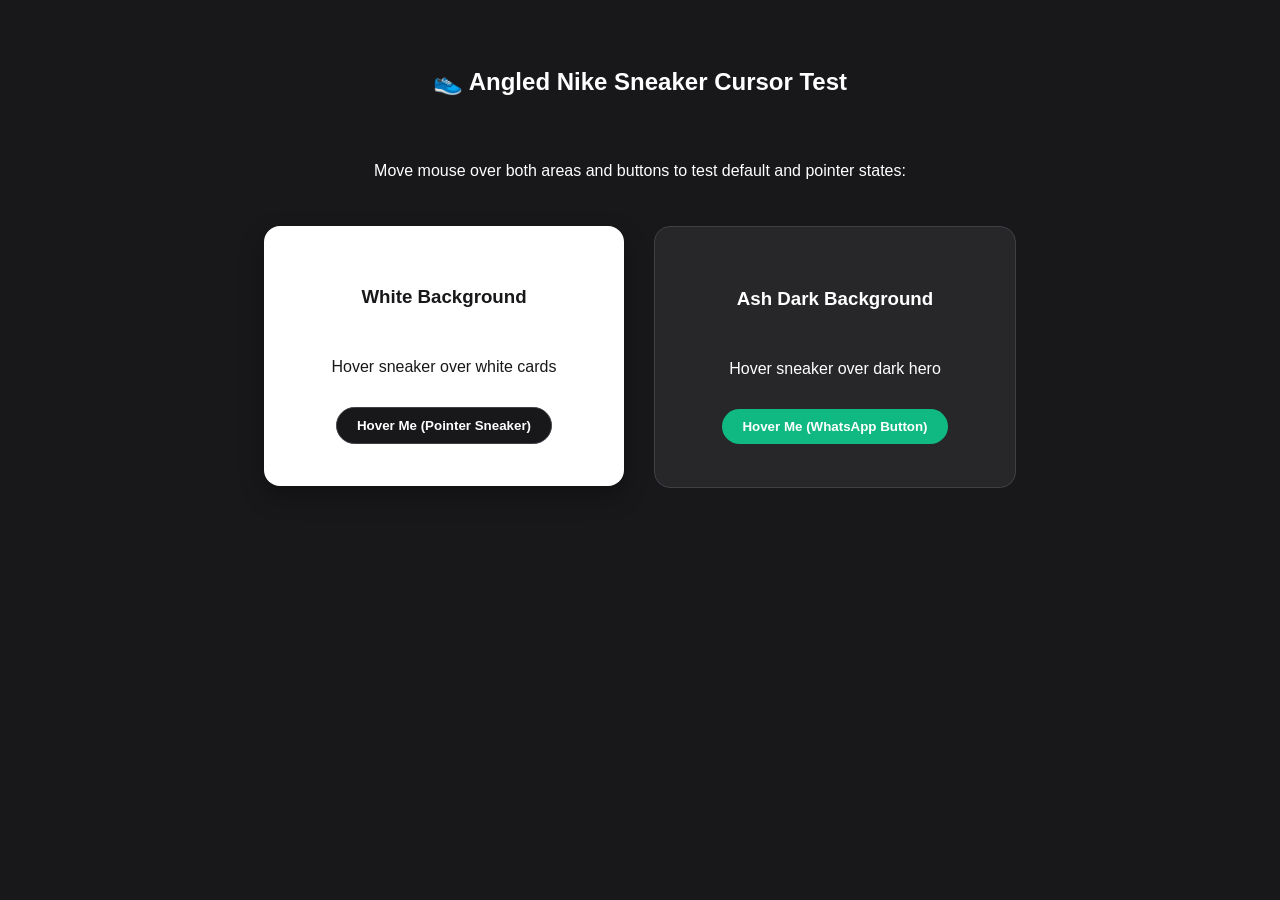
<file: test-cursor.html>
<!DOCTYPE html>
<html lang="en">
<head>
  <meta charset="UTF-8">
  <title>Nike Sneaker Cursor Test</title>
  <style>
    * {
      cursor: url('assets/images/nike-cursor.png') 3 4, auto;
    }
    button, a, .clickable {
      cursor: url('assets/images/nike-cursor-pointer.png') 3 4, pointer !important;
    }
    body {
      background: #18181b;
      color: white;
      font-family: sans-serif;
      padding: 40px;
      display: flex;
      flex-direction: column;
      align-items: center;
      gap: 30px;
    }
    .container {
      display: flex;
      gap: 30px;
    }
    .box-white {
      background: #ffffff;
      color: #18181b;
      width: 320px;
      height: 220px;
      border-radius: 16px;
      display: flex;
      flex-direction: column;
      align-items: center;
      justify-content: center;
      gap: 15px;
      padding: 20px;
      text-align: center;
      box-shadow: 0 10px 25px rgba(0,0,0,0.3);
    }
    .box-dark {
      background: #27272a;
      color: #ffffff;
      width: 320px;
      height: 220px;
      border-radius: 16px;
      border: 1px solid #3f3f46;
      display: flex;
      flex-direction: column;
      align-items: center;
      justify-content: center;
      gap: 15px;
      padding: 20px;
      text-align: center;
    }
    .btn {
      background: #18181b;
      color: #ffffff;
      padding: 10px 20px;
      border-radius: 9999px;
      border: 1px solid #3f3f46;
      font-weight: bold;
    }
    .btn-green {
      background: #10b981;
      color: #ffffff;
      padding: 10px 20px;
      border-radius: 9999px;
      border: none;
      font-weight: bold;
    }
  </style>
</head>
<body>
  <h2>👟 Angled Nike Sneaker Cursor Test</h2>
  <p>Move mouse over both areas and buttons to test default and pointer states:</p>
  <div class="container">
    <div class="box-white">
      <h3>White Background</h3>
      <p>Hover sneaker over white cards</p>
      <button class="btn">Hover Me (Pointer Sneaker)</button>
    </div>
    <div class="box-dark">
      <h3>Ash Dark Background</h3>
      <p>Hover sneaker over dark hero</p>
      <button class="btn-green">Hover Me (WhatsApp Button)</button>
    </div>
  </div>
</body>
</html>
</file>
